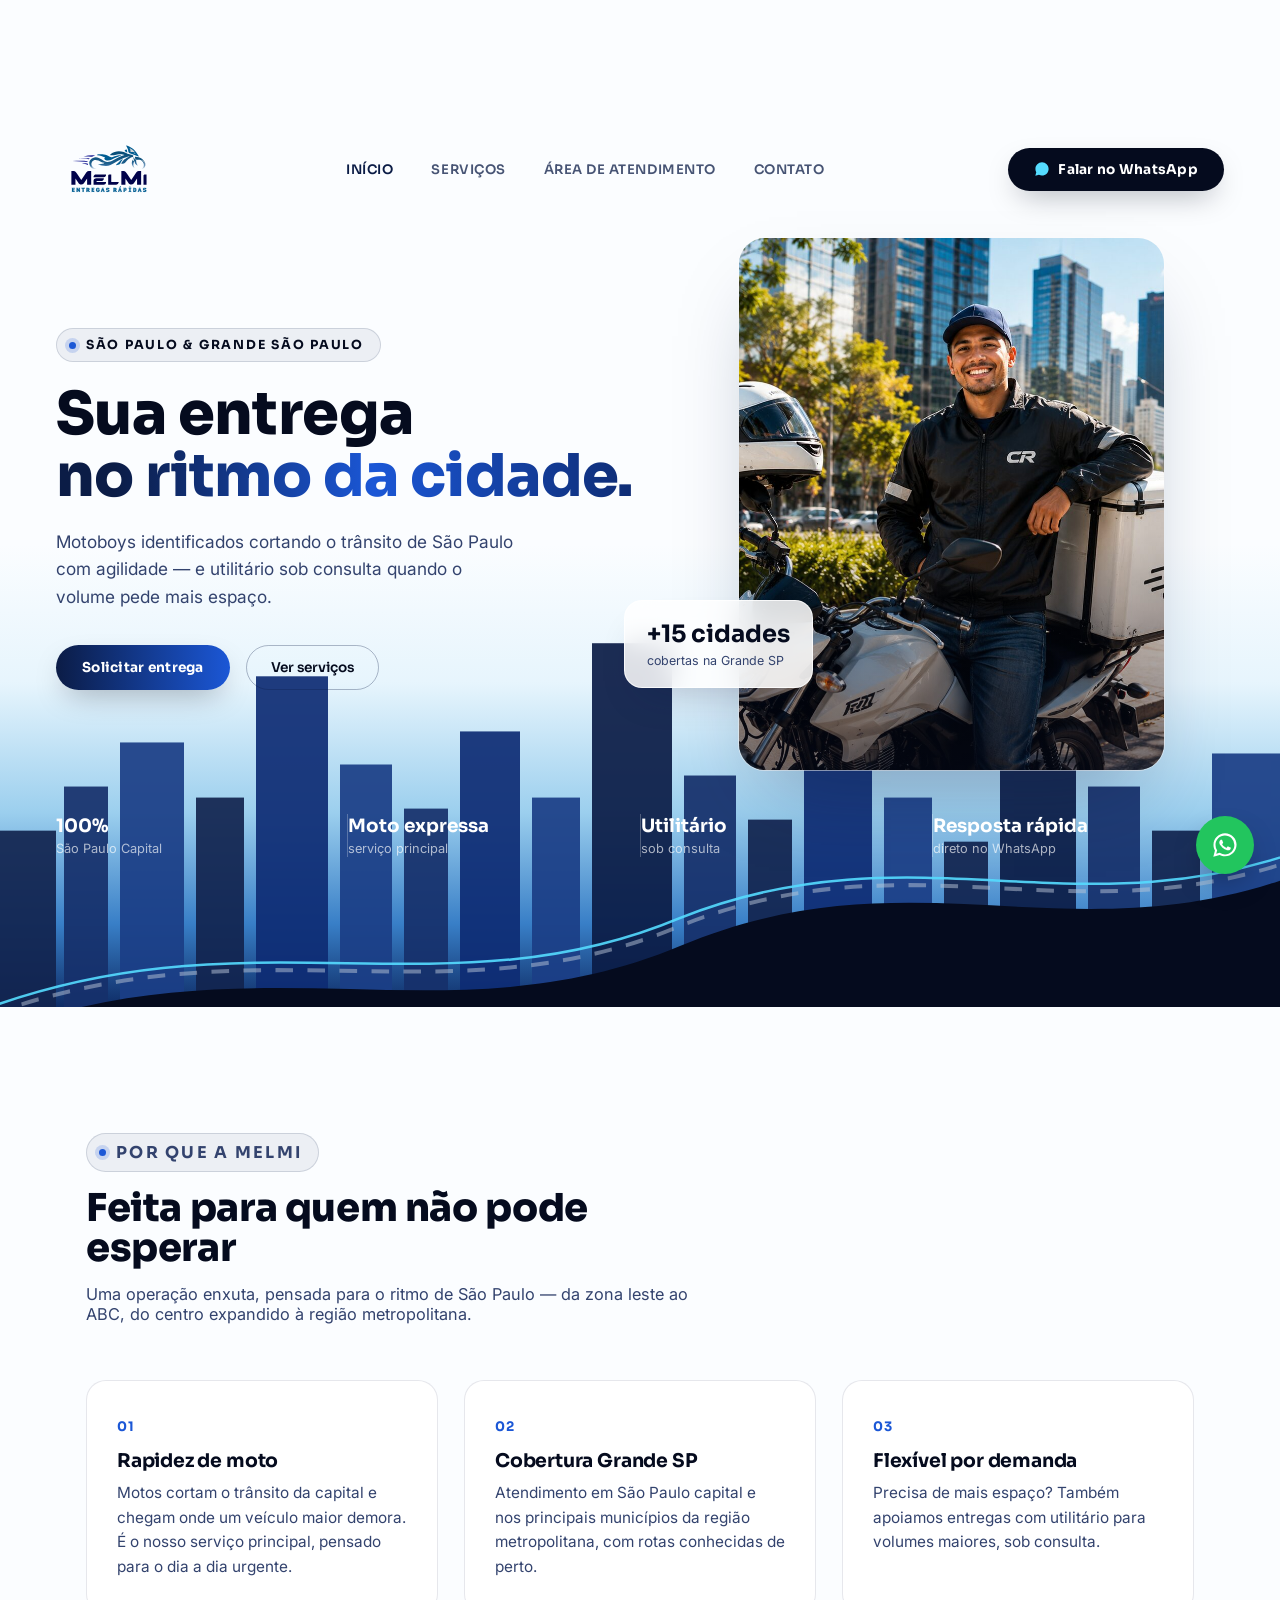
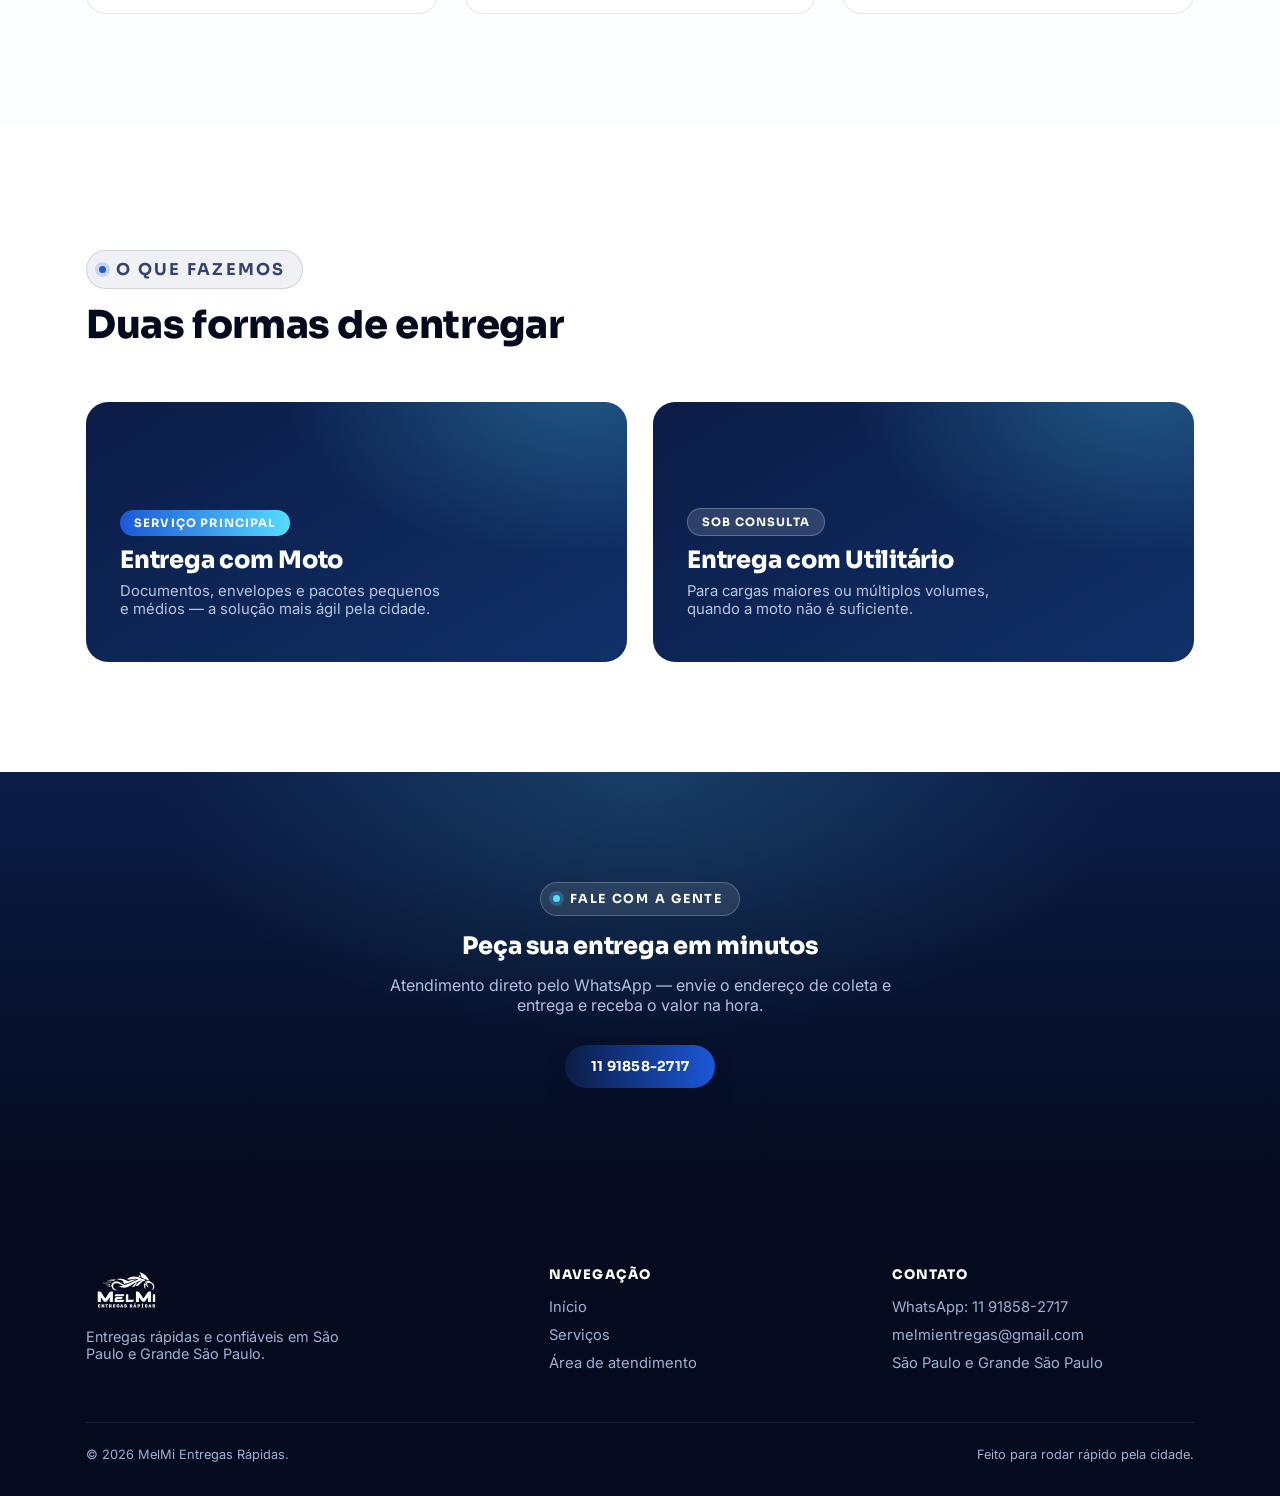
<file: index.html>
<!DOCTYPE html>
<html lang="pt-BR">
<head>
<meta charset="UTF-8">
<meta name="viewport" content="width=device-width, initial-scale=1.0">
<title>MelMi Entregas Rápidas | São Paulo e Grande São Paulo</title>
<meta name="description" content="Entregas rápidas com moto em São Paulo e Grande São Paulo. Utilitário sob consulta para cargas maiores. Fale agora no WhatsApp.">
<link rel="stylesheet" href="style.css">
</head>
<body>

<section class="hero">
  <div class="sky-gradient"></div>

  <div class="skyline">
    <svg viewBox="0 0 1600 420" preserveAspectRatio="none" xmlns="http://www.w3.org/2000/svg">
      <g opacity="0.92">
        <rect x="0" y="260" width="70" height="160" fill="#12244F"/>
        <rect x="80" y="220" width="55" height="200" fill="#16306B"/>
        <rect x="150" y="180" width="80" height="240" fill="#1B3E86"/>
        <rect x="245" y="230" width="60" height="190" fill="#12244F"/>
        <rect x="320" y="120" width="90" height="300" fill="#0E2C74"/>
        <rect x="425" y="200" width="65" height="220" fill="#1B3E86"/>
        <rect x="505" y="240" width="55" height="180" fill="#16306B"/>
        <rect x="575" y="170" width="75" height="250" fill="#0E2C74"/>
        <rect x="665" y="230" width="60" height="190" fill="#1B3E86"/>
        <rect x="740" y="90" width="100" height="330" fill="#0B1C46"/>
        <rect x="855" y="210" width="65" height="210" fill="#16306B"/>
        <rect x="935" y="250" width="55" height="170" fill="#12244F"/>
        <rect x="1005" y="160" width="85" height="260" fill="#0E2C74"/>
        <rect x="1105" y="230" width="60" height="190" fill="#1B3E86"/>
        <rect x="1180" y="270" width="55" height="150" fill="#12244F"/>
        <rect x="1250" y="140" width="95" height="280" fill="#0B1C46"/>
        <rect x="1360" y="220" width="65" height="200" fill="#16306B"/>
        <rect x="1440" y="260" width="60" height="160" fill="#12244F"/>
        <rect x="1515" y="190" width="85" height="230" fill="#1B3E86"/>
      </g>
    </svg>
  </div>

  <div class="road">
    <svg viewBox="0 0 1600 380" preserveAspectRatio="none" xmlns="http://www.w3.org/2000/svg">
      <path d="M-50,420 C300,300 550,420 850,320 C1150,220 1350,340 1650,240 L1650,450 L-50,450 Z" fill="#050B1E"/>
      <path d="M-50,400 C300,285 550,400 850,300 C1150,205 1350,320 1650,225" stroke="#B9C6D8" stroke-width="4" fill="none" opacity="0.5" class="road-stripe"/>
      <path d="M-50,392 C300,278 550,392 850,292 C1150,198 1350,312 1650,218" stroke="#55DCFF" stroke-width="2.5" fill="none" opacity="0.9"/>
    </svg>
  </div>

  <nav class="site-nav">
    <a href="index.html" class="nav-logo"><img src="img/logo.svg" alt="MelMi Entregas Rápidas"></a>
    <div class="nav-links">
      <a href="index.html" class="active">Início</a>
      <a href="servicos.html">Serviços</a>
      <a href="servicos.html#atendimento">Área de Atendimento</a>
      <a href="#contato">Contato</a>
    </div>
    <a href="https://wa.me/5511918582717" target="_blank" class="btn-cta">
      <svg viewBox="0 0 24 24"><path d="M12.04 2C6.58 2 2.13 6.45 2.13 11.91c0 1.75.46 3.39 1.26 4.81L2 22l5.42-1.42c1.36.74 2.92 1.16 4.58 1.16h.01c5.46 0 9.9-4.45 9.9-9.91C21.91 6.45 17.5 2 12.04 2z"/></svg>
      Falar no WhatsApp
    </a>
  </nav>

  <div class="hero-inner">
    <div>
      <div class="eyebrow"><span class="dot"></span>São Paulo &amp; Grande São Paulo</div>
      <h1>Sua entrega<br><span class="grad-text">no ritmo da cidade.</span></h1>
      <p class="hero-p">Motoboys identificados cortando o trânsito de São Paulo com agilidade — e utilitário sob consulta quando o volume pede mais espaço.</p>
      <div class="hero-ctas">
        <a href="https://wa.me/5511918582717" target="_blank" class="btn-cta grad">Solicitar entrega</a>
        <a href="servicos.html" class="btn-ghost">Ver serviços</a>
      </div>
    </div>

    <div class="hero-media">
      <div class="media-glow"></div>
      <div class="media-frame">
        <img src="img/motoboy-retrato.jpg" alt="Motoboy MelMi pronto para saída">
      </div>
      <div class="stat-badge">
        <b>+15 cidades</b>
        <span>cobertas na Grande SP</span>
      </div>
    </div>
  </div>

  <div class="hero-stats">
    <div class="item"><b>100%</b><span>São Paulo Capital</span></div>
    <div class="item"><b>Moto expressa</b><span>serviço principal</span></div>
    <div class="item"><b>Utilitário</b><span>sob consulta</span></div>
    <div class="item"><b>Resposta rápida</b><span>direto no WhatsApp</span></div>
  </div>
</section>

<section class="diferenciais">
  <div class="container">
    <div class="section-head">
      <p class="eyebrow"><span class="dot"></span>Por que a MelMi</p>
      <h2>Feita para quem não pode esperar</h2>
      <p>Uma operação enxuta, pensada para o ritmo de São Paulo — da zona leste ao ABC, do centro expandido à região metropolitana.</p>
    </div>
    <div class="grid-3">
      <div class="card">
        <span class="num">01</span>
        <h3>Rapidez de moto</h3>
        <p>Motos cortam o trânsito da capital e chegam onde um veículo maior demora. É o nosso serviço principal, pensado para o dia a dia urgente.</p>
      </div>
      <div class="card">
        <span class="num">02</span>
        <h3>Cobertura Grande SP</h3>
        <p>Atendimento em São Paulo capital e nos principais municípios da região metropolitana, com rotas conhecidas de perto.</p>
      </div>
      <div class="card">
        <span class="num">03</span>
        <h3>Flexível por demanda</h3>
        <p>Precisa de mais espaço? Também apoiamos entregas com utilitário para volumes maiores, sob consulta.</p>
      </div>
    </div>
  </div>
</section>

<section class="services-teaser">
  <div class="container">
    <div class="section-head">
      <p class="eyebrow"><span class="dot"></span>O que fazemos</p>
      <h2>Duas formas de entregar</h2>
    </div>
    <div class="tile-grid">
      <a href="servicos.html" class="service-tile">
        <span class="tag primary" style="width:fit-content;">Serviço principal</span>
        <h3>Entrega com Moto</h3>
        <p>Documentos, envelopes e pacotes pequenos e médios — a solução mais ágil pela cidade.</p>
      </a>
      <a href="servicos.html" class="service-tile">
        <span class="tag secondary" style="width:fit-content; background:rgba(255,255,255,0.14); color:#fff; border-color:rgba(255,255,255,0.25);">Sob consulta</span>
        <h3>Entrega com Utilitário</h3>
        <p>Para cargas maiores ou múltiplos volumes, quando a moto não é suficiente.</p>
      </a>
    </div>
  </div>
</section>

<section class="cta-band" id="contato">
  <div class="container">
    <p class="eyebrow on-dark" style="margin:0 auto;"><span class="dot"></span>Fale com a gente</p>
    <h2 style="margin-top:18px;">Peça sua entrega em minutos</h2>
    <p>Atendimento direto pelo WhatsApp — envie o endereço de coleta e entrega e receba o valor na hora.</p>
    <a href="https://wa.me/5511918582717" target="_blank" class="btn-cta grad">11 91858-2717</a>
  </div>
</section>

<footer>
  <div class="container">
    <div class="footer-grid">
      <div>
        <img src="img/logo.svg" alt="MelMi" class="footer-logo">
        <p style="max-width:280px; font-size:0.9rem;">Entregas rápidas e confiáveis em São Paulo e Grande São Paulo.</p>
      </div>
      <div>
        <h4>NAVEGAÇÃO</h4>
        <ul>
          <li><a href="index.html">Início</a></li>
          <li><a href="servicos.html">Serviços</a></li>
          <li><a href="servicos.html#atendimento">Área de atendimento</a></li>
        </ul>
      </div>
      <div>
        <h4>CONTATO</h4>
        <ul>
          <li><a href="https://wa.me/5511918582717" target="_blank">WhatsApp: 11 91858-2717</a></li>
          <li><a href="mailto:melmientregas@gmail.com">melmientregas@gmail.com</a></li>
          <li>São Paulo e Grande São Paulo</li>
        </ul>
      </div>
    </div>
    <div class="footer-bottom">
      <span>© 2026 MelMi Entregas Rápidas.</span>
      <span>Feito para rodar rápido pela cidade.</span>
    </div>
  </div>
</footer>

<a href="https://wa.me/5511918582717" target="_blank" class="wa-float" aria-label="Chamar no WhatsApp">
  <svg viewBox="0 0 24 24"><path d="M12.04 2C6.58 2 2.13 6.45 2.13 11.91c0 1.75.46 3.39 1.26 4.81L2 22l5.42-1.42c1.36.74 2.92 1.16 4.58 1.16h.01c5.46 0 9.9-4.45 9.9-9.91C21.91 6.45 17.5 2 12.04 2zm0 18.06h-.01c-1.47 0-2.91-.4-4.16-1.15l-.3-.18-3.1.81.83-3.02-.19-.31a8.03 8.03 0 0 1-1.24-4.3c0-4.44 3.62-8.06 8.07-8.06 2.16 0 4.19.84 5.71 2.37a8 8 0 0 1 2.36 5.7c0 4.45-3.62 8.14-7.97 8.14zm4.4-6.03c-.24-.12-1.43-.71-1.65-.79-.22-.08-.38-.12-.55.12-.16.24-.63.79-.77.95-.14.16-.28.18-.52.06-.24-.12-1.02-.38-1.94-1.2-.72-.64-1.2-1.43-1.34-1.67-.14-.24-.02-.37.11-.49.11-.11.24-.28.36-.42.12-.14.16-.24.24-.4.08-.16.04-.3-.02-.42-.06-.12-.55-1.32-.75-1.81-.2-.48-.4-.41-.55-.42-.14-.01-.3-.01-.46-.01-.16 0-.42.06-.64.3-.22.24-.84.82-.84 2s.86 2.32.98 2.48c.12.16 1.7 2.6 4.13 3.64.58.25 1.03.4 1.38.51.58.18 1.11.16 1.53.1.47-.07 1.43-.58 1.63-1.15.2-.57.2-1.05.14-1.15-.06-.1-.22-.16-.46-.28z"/></svg>
</a>

</body>
</html>
</file>
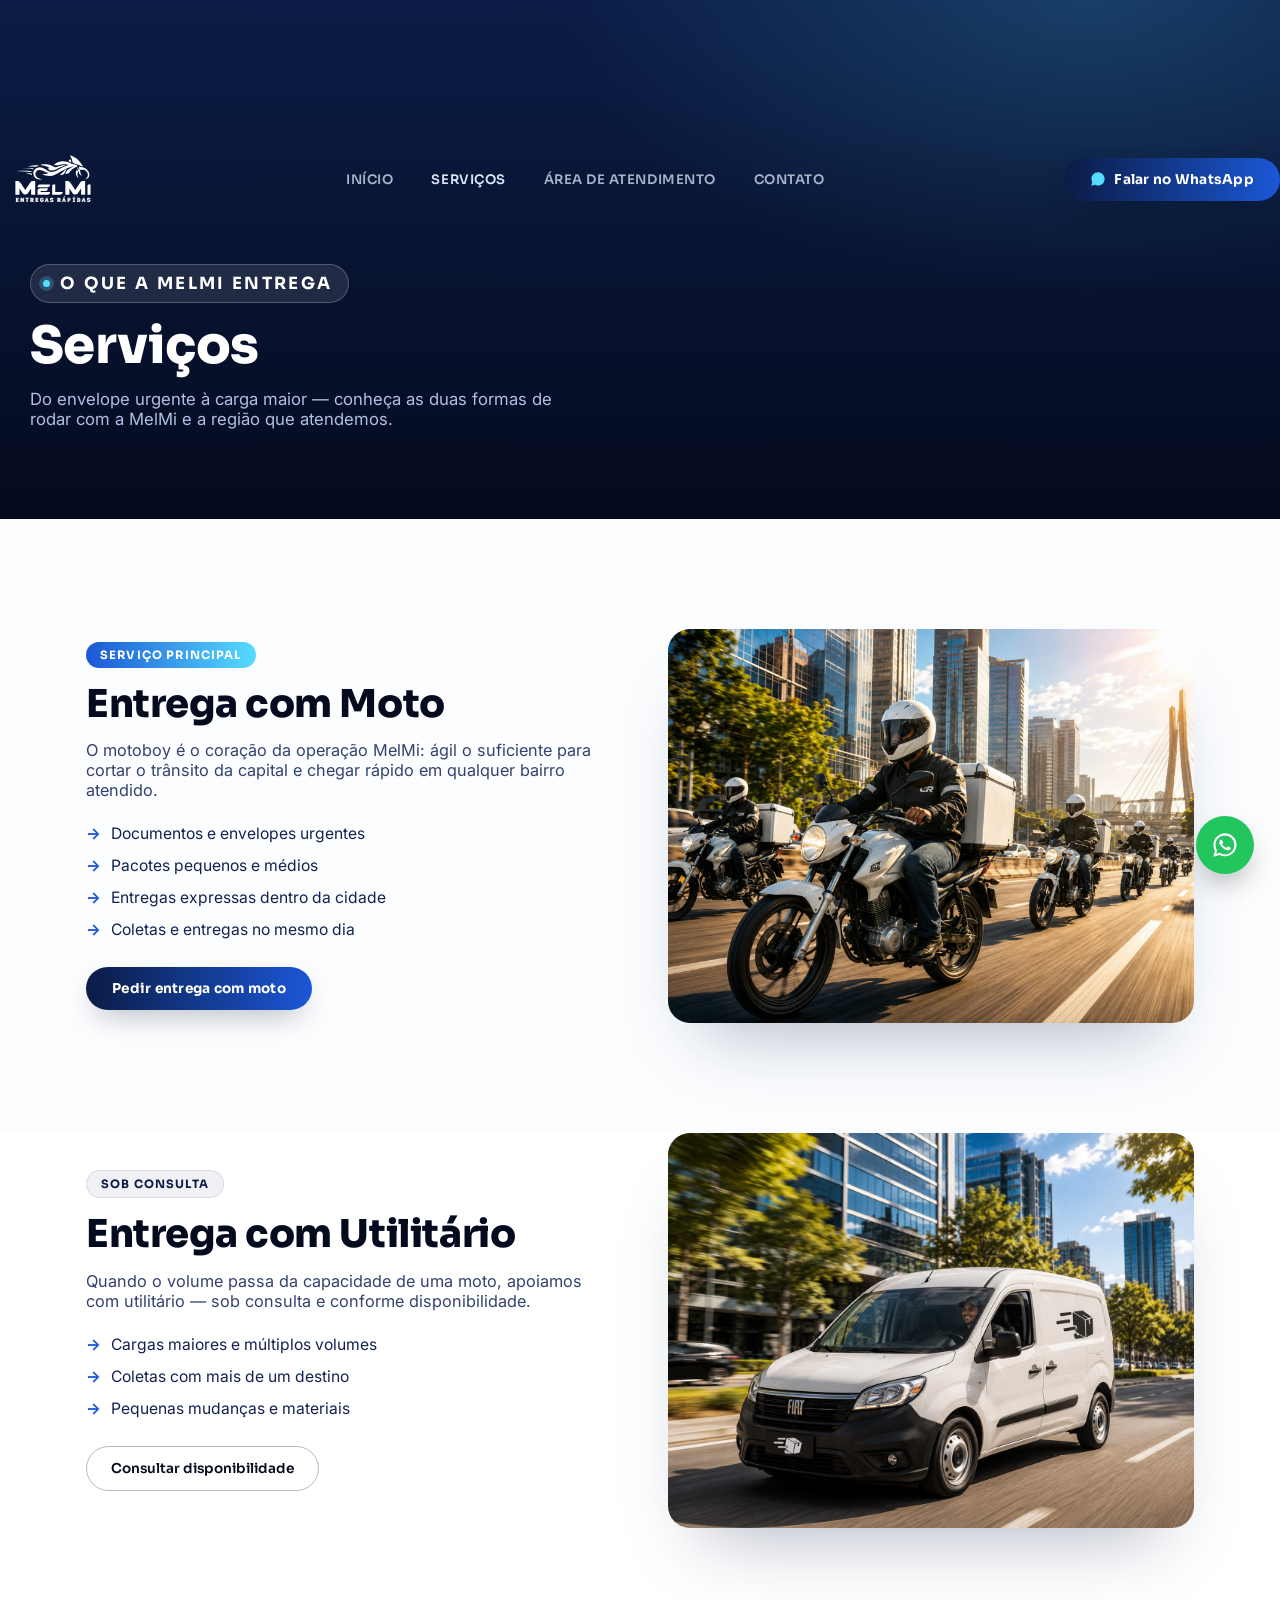
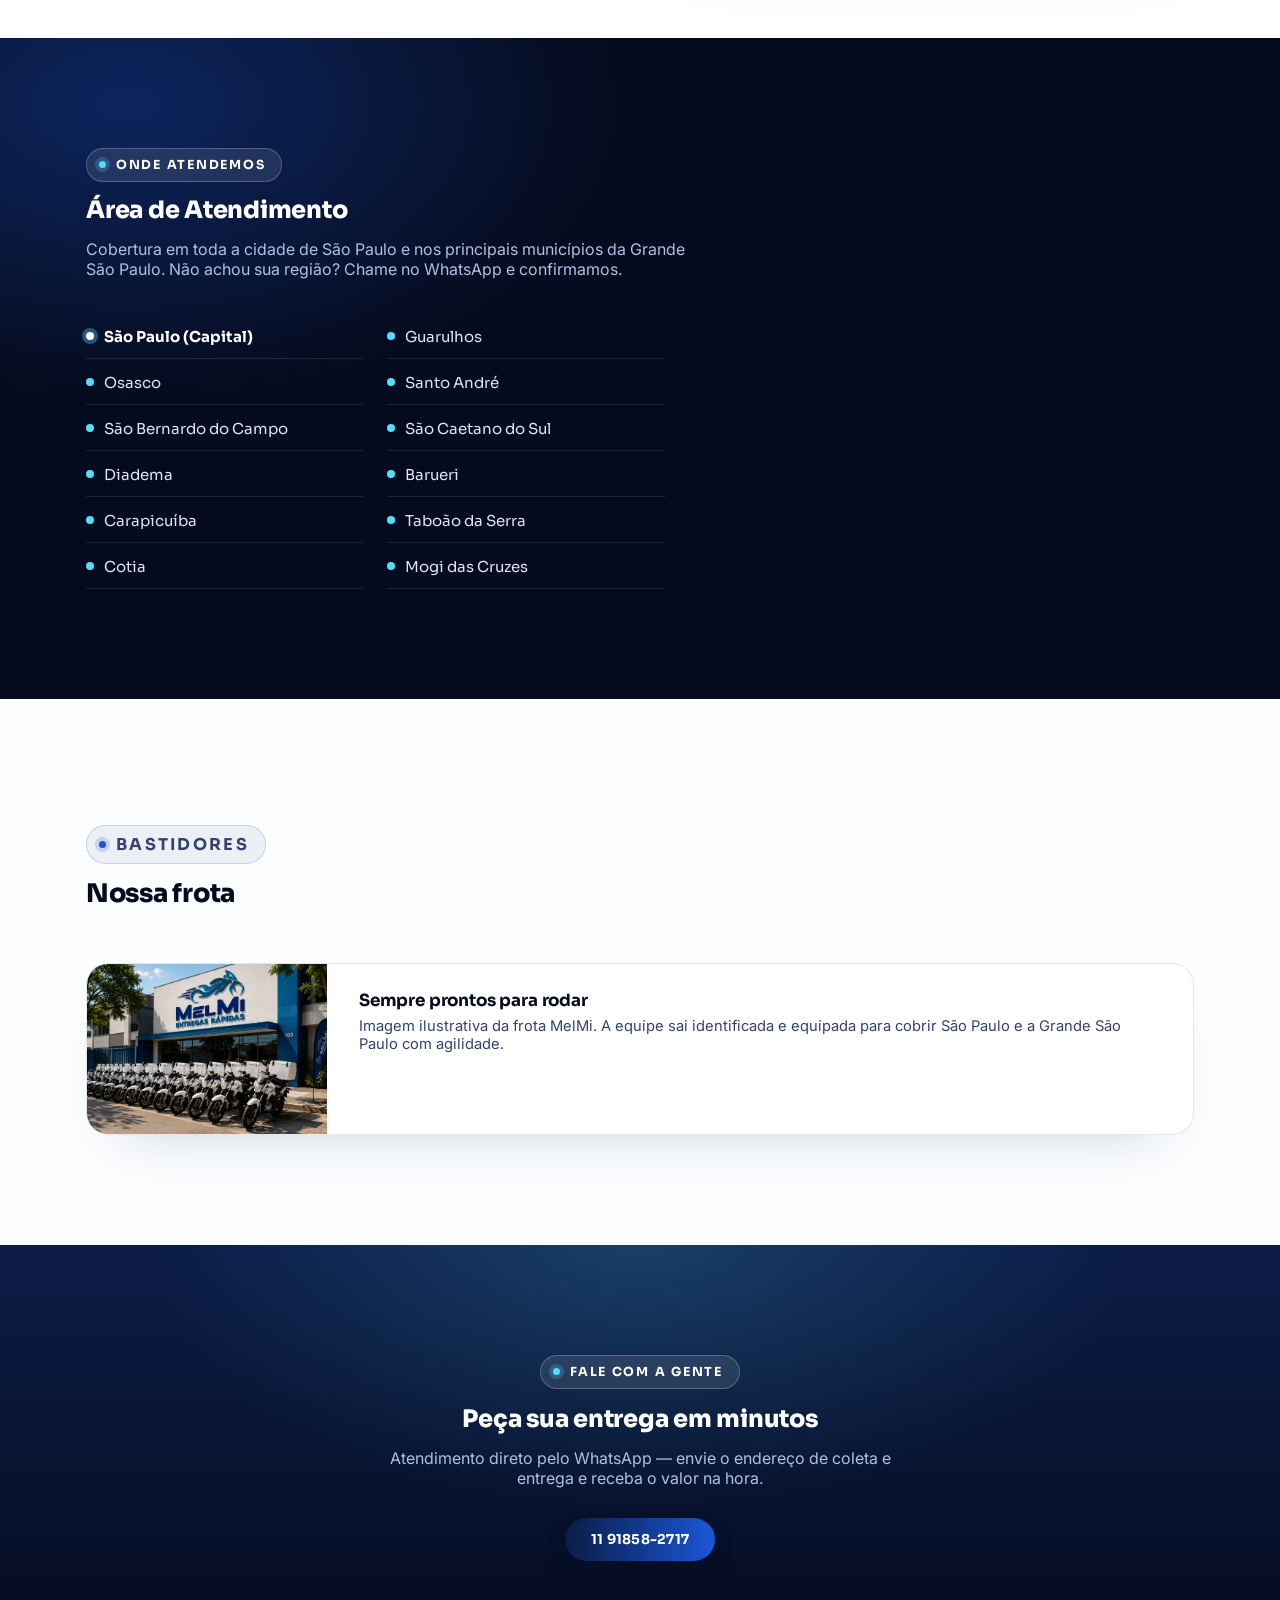
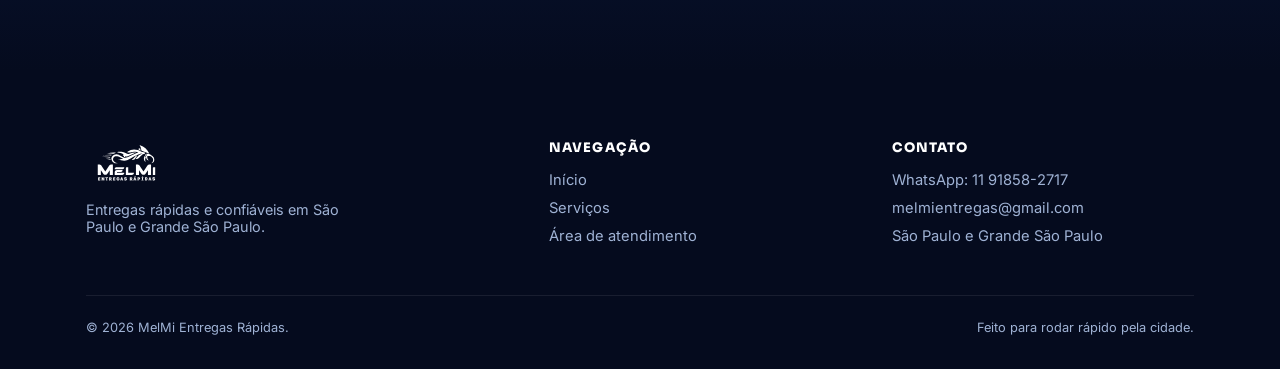
<file: servicos.html>
<!DOCTYPE html>
<html lang="pt-BR">
<head>
<meta charset="UTF-8">
<meta name="viewport" content="width=device-width, initial-scale=1.0">
<title>Serviços | MelMi Entregas Rápidas</title>
<meta name="description" content="Entrega expressa com moto e utilitário sob consulta. Atendimento em São Paulo e mais de 15 cidades da Grande São Paulo.">
<link rel="stylesheet" href="style.css">
</head>
<body>

<header class="subhero">
  <nav class="site-nav" style="padding:0 0 40px;">
    <a href="index.html" class="nav-logo"><img src="img/logo.svg" alt="MelMi Entregas Rápidas"></a>
    <div class="nav-links">
      <a href="index.html">Início</a>
      <a href="servicos.html" class="active">Serviços</a>
      <a href="#atendimento">Área de Atendimento</a>
      <a href="#contato">Contato</a>
    </div>
    <a href="https://wa.me/5511918582717" target="_blank" class="btn-cta grad">
      <svg viewBox="0 0 24 24"><path d="M12.04 2C6.58 2 2.13 6.45 2.13 11.91c0 1.75.46 3.39 1.26 4.81L2 22l5.42-1.42c1.36.74 2.92 1.16 4.58 1.16h.01c5.46 0 9.9-4.45 9.9-9.91C21.91 6.45 17.5 2 12.04 2z"/></svg>
      Falar no WhatsApp
    </a>
  </nav>
  <div class="container" style="padding-left:0; padding-right:0;">
    <p class="eyebrow on-dark"><span class="dot"></span>O que a MelMi entrega</p>
    <h1>Serviços</h1>
    <p>Do envelope urgente à carga maior — conheça as duas formas de rodar com a MelMi e a região que atendemos.</p>
  </div>
</header>

<!-- ENTREGA COM MOTO — serviço principal -->
<section>
  <div class="container">
    <div class="grid-2">
      <div>
        <span class="tag primary">Serviço principal</span>
        <h2 style="margin-top:16px; font-size:clamp(1.9rem,3vw,2.4rem);">Entrega com Moto</h2>
        <p style="color:var(--muted); margin-top:16px; font-size:1.02rem;">O motoboy é o coração da operação MelMi: ágil o suficiente para cortar o trânsito da capital e chegar rápido em qualquer bairro atendido.</p>
        <ul class="feature-list">
          <li><b>→</b> Documentos e envelopes urgentes</li>
          <li><b>→</b> Pacotes pequenos e médios</li>
          <li><b>→</b> Entregas expressas dentro da cidade</li>
          <li><b>→</b> Coletas e entregas no mesmo dia</li>
        </ul>
        <a href="https://wa.me/5511918582717" target="_blank" class="btn-cta grad" style="margin-top:28px;">Pedir entrega com moto</a>
      </div>
      <div class="feature-media">
        <img src="img/hero-convoy.jpg" alt="Motoboys MelMi em rota por São Paulo">
      </div>
    </div>
  </div>
</section>

<!-- ENTREGA COM UTILITÁRIO — sob consulta -->
<section style="background:#fff; padding-top:0;">
  <div class="container">
    <div class="grid-2">
      <div class="feature-media" style="order:2;">
        <img src="img/van-utilitario.jpg" alt="Utilitário MelMi em rota pela cidade">
      </div>
      <div style="order:1;">
        <span class="tag secondary">Sob consulta</span>
        <h2 style="margin-top:16px; font-size:clamp(1.9rem,3vw,2.4rem);">Entrega com Utilitário</h2>
        <p style="color:var(--muted); margin-top:16px; font-size:1.02rem;">Quando o volume passa da capacidade de uma moto, apoiamos com utilitário — sob consulta e conforme disponibilidade.</p>
        <ul class="feature-list">
          <li><b>→</b> Cargas maiores e múltiplos volumes</li>
          <li><b>→</b> Coletas com mais de um destino</li>
          <li><b>→</b> Pequenas mudanças e materiais</li>
        </ul>
        <a href="https://wa.me/5511918582717" target="_blank" class="btn-ghost" style="margin-top:28px;">Consultar disponibilidade</a>
      </div>
    </div>
  </div>
</section>

<!-- ÁREA DE ATENDIMENTO — destaque principal -->
<section class="coverage" id="atendimento">
  <div class="container">
    <p class="eyebrow on-dark"><span class="dot"></span>Onde atendemos</p>
    <h2 style="margin-top:16px;">Área de Atendimento</h2>
    <p class="lead">Cobertura em toda a cidade de São Paulo e nos principais municípios da Grande São Paulo. Não achou sua região? Chame no WhatsApp e confirmamos.</p>

    <div class="coverage-grid">
      <ul class="region-list">
        <li class="hub">São Paulo (Capital)</li>
        <li>Guarulhos</li>
        <li>Osasco</li>
        <li>Santo André</li>
        <li>São Bernardo do Campo</li>
        <li>São Caetano do Sul</li>
        <li>Diadema</li>
        <li>Barueri</li>
        <li>Carapicuíba</li>
        <li>Taboão da Serra</li>
        <li>Cotia</li>
        <li>Mogi das Cruzes</li>
      </ul>

      <div class="route-map">
        <svg viewBox="0 0 400 400" xmlns="http://www.w3.org/2000/svg">
          <g stroke="#55DCFF" stroke-width="1.5" opacity="0.55" fill="none">
            <path d="M200,200 C170,150 140,110 96,74"/>
            <path d="M200,200 C230,150 270,120 320,90"/>
            <path d="M200,200 C150,190 100,196 56,214"/>
            <path d="M200,200 C250,190 300,198 344,220"/>
            <path d="M200,200 C180,240 160,280 132,326"/>
            <path d="M200,200 C220,240 250,272 288,312"/>
            <path d="M200,200 C195,250 190,290 176,332"/>
          </g>
          <circle cx="200" cy="200" r="12" fill="#fff"/>
          <circle cx="200" cy="200" r="20" fill="none" stroke="#55DCFF" stroke-width="1.5" opacity="0.6"/>
          <g fill="#55DCFF">
            <circle cx="96" cy="74" r="6"/>
            <circle cx="320" cy="90" r="6"/>
            <circle cx="56" cy="214" r="6"/>
            <circle cx="344" cy="220" r="6"/>
            <circle cx="132" cy="326" r="6"/>
            <circle cx="288" cy="312" r="6"/>
            <circle cx="176" cy="332" r="6"/>
          </g>
        </svg>
      </div>
    </div>
  </div>
</section>

<!-- FROTA — imagem pequena, não é hero (é uma encenação) -->
<section>
  <div class="container">
    <div class="section-head">
      <p class="eyebrow"><span class="dot"></span>Bastidores</p>
      <h2 style="font-size:1.6rem; margin-top:16px;">Nossa frota</h2>
    </div>
    <div class="fleet-note">
      <img src="img/fachada-frota.jpg" alt="Frota de motos MelMi">
      <div class="fleet-body">
        <h4>Sempre prontos para rodar</h4>
        <p>Imagem ilustrativa da frota MelMi. A equipe sai identificada e equipada para cobrir São Paulo e a Grande São Paulo com agilidade.</p>
      </div>
    </div>
  </div>
</section>

<section class="cta-band" id="contato">
  <div class="container">
    <p class="eyebrow on-dark" style="margin:0 auto;"><span class="dot"></span>Fale com a gente</p>
    <h2 style="margin-top:18px;">Peça sua entrega em minutos</h2>
    <p>Atendimento direto pelo WhatsApp — envie o endereço de coleta e entrega e receba o valor na hora.</p>
    <a href="https://wa.me/5511918582717" target="_blank" class="btn-cta grad">11 91858-2717</a>
  </div>
</section>

<footer>
  <div class="container">
    <div class="footer-grid">
      <div>
        <img src="img/logo.svg" alt="MelMi" class="footer-logo">
        <p style="max-width:280px; font-size:0.9rem;">Entregas rápidas e confiáveis em São Paulo e Grande São Paulo.</p>
      </div>
      <div>
        <h4>NAVEGAÇÃO</h4>
        <ul>
          <li><a href="index.html">Início</a></li>
          <li><a href="servicos.html">Serviços</a></li>
          <li><a href="#atendimento">Área de atendimento</a></li>
        </ul>
      </div>
      <div>
        <h4>CONTATO</h4>
        <ul>
          <li><a href="https://wa.me/5511918582717" target="_blank">WhatsApp: 11 91858-2717</a></li>
          <li><a href="mailto:melmientregas@gmail.com">melmientregas@gmail.com</a></li>
          <li>São Paulo e Grande São Paulo</li>
        </ul>
      </div>
    </div>
    <div class="footer-bottom">
      <span>© 2026 MelMi Entregas Rápidas.</span>
      <span>Feito para rodar rápido pela cidade.</span>
    </div>
  </div>
</footer>

<a href="https://wa.me/5511918582717" target="_blank" class="wa-float" aria-label="Chamar no WhatsApp">
  <svg viewBox="0 0 24 24"><path d="M12.04 2C6.58 2 2.13 6.45 2.13 11.91c0 1.75.46 3.39 1.26 4.81L2 22l5.42-1.42c1.36.74 2.92 1.16 4.58 1.16h.01c5.46 0 9.9-4.45 9.9-9.91C21.91 6.45 17.5 2 12.04 2zm0 18.06h-.01c-1.47 0-2.91-.4-4.16-1.15l-.3-.18-3.1.81.83-3.02-.19-.31a8.03 8.03 0 0 1-1.24-4.3c0-4.44 3.62-8.06 8.07-8.06 2.16 0 4.19.84 5.71 2.37a8 8 0 0 1 2.36 5.7c0 4.45-3.62 8.14-7.97 8.14zm4.4-6.03c-.24-.12-1.43-.71-1.65-.79-.22-.08-.38-.12-.55.12-.16.24-.63.79-.77.95-.14.16-.28.18-.52.06-.24-.12-1.02-.38-1.94-1.2-.72-.64-1.2-1.43-1.34-1.67-.14-.24-.02-.37.11-.49.11-.11.24-.28.36-.42.12-.14.16-.24.24-.4.08-.16.04-.3-.02-.42-.06-.12-.55-1.32-.75-1.81-.2-.48-.4-.41-.55-.42-.14-.01-.3-.01-.46-.01-.16 0-.42.06-.64.3-.22.24-.84.82-.84 2s.86 2.32.98 2.48c.12.16 1.7 2.6 4.13 3.64.58.25 1.03.4 1.38.51.58.18 1.11.16 1.53.1.47-.07 1.43-.58 1.63-1.15.2-.57.2-1.05.14-1.15-.06-.1-.22-.16-.46-.28z"/></svg>
</a>

</body>
</html>
</file>
<file: style.css>
@import url('https://fonts.googleapis.com/css2?family=Sora:wght@400;600;700;800&family=Inter:wght@400;500;600;700&display=swap');

:root{
  --navy-deep:#050B1E;
  --navy:#0B1C46;
  --blue:#1B57D6;
  --blue-bright:#3B7BF0;
  --cyan:#55DCFF;
  --ice:#DCF3FF;
  --silver:#B9C6D8;
  --sky:#FBFDFF;
  --bg:#FBFDFF;
  --ink:#12224F;
  --muted:#33436E;
  --line:rgba(11,28,70,0.10);
  --radius:22px;
}

*{margin:0; padding:0; box-sizing:border-box;}
html{scroll-behavior:smooth;}
body{
  font-family:'Inter', sans-serif;
  background:var(--bg);
  color:var(--ink);
  overflow-x:hidden;
}
a{text-decoration:none; color:inherit;}
img{max-width:100%; display:block;}
.container{width:100%; max-width:1220px; margin:0 auto; padding:0 56px;}

h1,h2,h3,h4{
  font-family:'Sora', sans-serif;
  color:var(--navy-deep);
  font-weight:800;
  letter-spacing:-0.01em;
  line-height:1.05;
}

.grad-text{
  background:linear-gradient(90deg, #0B1C46 10%, #1B57D6 55%, #0E2C74 100%);
  -webkit-background-clip:text; background-clip:text; color:transparent;
}

.eyebrow{
  display:inline-flex; align-items:center; gap:10px;
  font-family:'Sora',sans-serif; font-size:0.78rem; font-weight:700;
  letter-spacing:0.14em; text-transform:uppercase;
  color:var(--navy-deep);
  background:rgba(11,28,70,0.06);
  border:1px solid rgba(11,28,70,0.14);
  padding:8px 16px 8px 12px;
  border-radius:999px;
  width:fit-content;
}
.eyebrow .dot{width:7px; height:7px; border-radius:50%; background:var(--blue); box-shadow:0 0 0 4px rgba(27,87,214,0.18);}
.eyebrow.on-dark{color:#fff; background:rgba(255,255,255,0.1); border-color:rgba(255,255,255,0.22);}
.eyebrow.on-dark .dot{background:var(--cyan); box-shadow:0 0 0 4px rgba(85,220,255,0.22);}

.btn-cta{
  font-family:'Sora',sans-serif; font-weight:700; font-size:0.85rem;
  letter-spacing:0.02em;
  padding:13px 26px; border-radius:999px;
  background:var(--navy-deep); color:#fff;
  box-shadow:0 12px 30px -10px rgba(5,11,30,0.35);
  transition:transform .2s ease, box-shadow .2s ease;
  display:inline-flex; align-items:center; gap:8px;
  border:none; cursor:pointer;
}
.btn-cta:hover{transform:translateY(-2px);}
.btn-cta svg{width:16px; height:16px; fill:var(--cyan);}
.btn-cta.grad{background:linear-gradient(90deg,#0B1C46,#1B57D6);}
.btn-ghost{
  font-family:'Sora',sans-serif; font-weight:600; font-size:0.85rem;
  padding:13px 24px; border-radius:999px;
  border:1.5px solid rgba(11,28,70,0.3); color:var(--navy-deep);
  display:inline-flex; align-items:center; gap:8px;
}
.btn-ghost.on-dark{color:#fff; border-color:rgba(255,255,255,0.35);}

/* ---------- NAV ---------- */
nav.site-nav{
  position:relative; z-index:20;
  display:flex; align-items:center; justify-content:space-between;
  padding:30px 56px;
}
.nav-logo img{height:58px;}
.nav-links{display:flex; gap:38px; align-items:center;}
.nav-links a{
  font-family:'Sora', sans-serif; font-size:0.82rem; font-weight:600;
  letter-spacing:0.04em; text-transform:uppercase;
  color:var(--navy);
  opacity:0.75;
  transition:opacity .2s;
}
.nav-links a:hover, .nav-links a.active{opacity:1;}

/* ---------- HERO (index) ---------- */
.hero{
  position:relative;
  min-height:96vh;
  display:flex; flex-direction:column;
  overflow:hidden;
}
.sky-gradient{
  position:absolute; left:0; right:0; bottom:0; height:46%; z-index:0;
  background:linear-gradient(180deg,
    rgba(251,253,255,0) 0%, rgba(214,238,251,0.55) 30%,
    rgba(139,199,235,0.85) 58%, rgba(46,120,196,0.95) 82%, rgba(14,44,102,1) 100%);
}
.skyline{position:absolute; left:0; right:0; bottom:0; height:46%; z-index:1;}
.skyline svg{width:100%; height:100%; display:block;}
.road{position:absolute; left:0; right:0; bottom:0; height:38%; z-index:2;}
.road svg{width:100%; height:100%; display:block;}
.road-stripe{stroke-dasharray:22 18; animation:dash 3.2s linear infinite;}
@keyframes dash{ to{ stroke-dashoffset:-160; } }

.hero-inner{
  position:relative; z-index:5; flex:1;
  display:grid; grid-template-columns:1.05fr 0.95fr; align-items:center;
  padding:20px 56px 0; gap:20px;
}
.hero h1{font-size:clamp(2.6rem, 4.6vw, 4.4rem); margin:22px 0 20px;}
.hero-p{font-size:1.08rem; color:var(--muted); max-width:460px; margin-bottom:34px; line-height:1.6;}
.hero-ctas{display:flex; gap:16px; margin-bottom:10px; flex-wrap:wrap;}

.hero-media{position:relative; display:flex; align-items:center; justify-content:center; height:78%;}
.media-glow{
  position:absolute; width:78%; padding-top:78%; border-radius:50%;
  background:radial-gradient(circle, rgba(85,220,255,0.30) 0%, rgba(85,220,255,0.12) 45%, transparent 72%);
  filter:blur(4px);
}
.media-frame{
  position:relative; width:78%; aspect-ratio:4/5; border-radius:26px; overflow:hidden;
  box-shadow:0 40px 80px -30px rgba(11,28,70,0.35), 0 0 0 1px rgba(255,255,255,0.6);
  transform:translateY(-10px);
}
.media-frame img{width:100%; height:100%; object-fit:cover; object-position:center 20%;}
.media-frame::after{content:""; position:absolute; inset:0; background:linear-gradient(180deg, rgba(11,28,70,0) 55%, rgba(5,11,30,0.55) 100%);}
.stat-badge{
  position:absolute; left:-10%; bottom:8%;
  background:rgba(255,255,255,0.85); backdrop-filter:blur(14px);
  border:1px solid rgba(255,255,255,0.8); border-radius:18px; padding:18px 22px;
  box-shadow:0 20px 40px -20px rgba(11,28,70,0.3); z-index:6;
}
.stat-badge b{display:block; font-family:'Sora',sans-serif; font-size:1.5rem; color:var(--navy-deep);}
.stat-badge span{font-size:0.78rem; color:var(--muted);}

.hero-stats{position:relative; z-index:5; display:flex; gap:0; padding:34px 56px 40px;}
.hero-stats .item{flex:1; padding-right:28px; border-right:1px solid rgba(255,255,255,0.25);}
.hero-stats .item:last-child{border-right:none;}
.hero-stats b{font-family:'Sora',sans-serif; font-size:1.15rem; color:#fff; display:block;}
.hero-stats span{font-size:0.8rem; color:rgba(255,255,255,0.65);}

/* ---------- SUB-HERO (servicos.html) ---------- */
.subhero{
  position:relative; overflow:hidden;
  background:linear-gradient(180deg, #0B1C46 0%, #050B1E 100%);
  padding:150px 0 90px;
}
.subhero::before{
  content:""; position:absolute; inset:0;
  background:radial-gradient(760px 420px at 85% 0%, rgba(85,220,255,0.18), transparent 70%);
}
.subhero .container{position:relative; z-index:2;}
.subhero h1{color:#fff; font-size:clamp(2.2rem,4vw,3.4rem); margin-top:16px;}
.subhero p{color:#AFC0E4; max-width:560px; margin-top:16px; font-size:1.05rem;}
.subhero .nav-links a{color:#DCE6F7;}
.subhero .nav-logo img{filter:brightness(0) invert(1);}

/* ---------- GENERIC SECTIONS ---------- */
section{padding:110px 0;}
.section-head{max-width:640px; margin-bottom:56px;}
.section-head h2{font-size:clamp(1.9rem,3vw,2.5rem); margin-top:16px;}
.section-head p{color:var(--muted); margin-top:16px; font-size:1.02rem;}

.grid-3{display:grid; grid-template-columns:repeat(3,1fr); gap:26px;}
.card{
  background:#fff; border:1px solid var(--line); border-radius:20px; padding:34px 30px;
  transition:transform .2s ease, box-shadow .2s ease;
}
.card:hover{transform:translateY(-5px); box-shadow:0 30px 60px -34px rgba(11,28,70,0.35);}
.card .num{font-family:'Sora',sans-serif; font-weight:700; font-size:0.82rem; color:var(--blue); letter-spacing:0.08em;}
.card h3{font-size:1.18rem; margin:16px 0 10px; font-weight:700;}
.card p{color:var(--muted); font-size:0.96rem; line-height:1.6;}

.grid-2{display:grid; grid-template-columns:1fr 1fr; gap:56px; align-items:center;}
.feature-media{border-radius:var(--radius); overflow:hidden; box-shadow:0 40px 70px -36px rgba(11,28,70,0.35);}
.feature-media img{width:100%; height:100%; object-fit:cover; aspect-ratio:4/3;}
.feature-list{list-style:none; margin-top:24px; display:grid; gap:13px;}
.feature-list li{display:flex; gap:10px; align-items:flex-start; color:var(--ink); font-size:0.98rem;}
.feature-list li b{color:var(--blue); font-weight:700;}
.tag{
  display:inline-block; font-family:'Sora',sans-serif; font-size:0.72rem; letter-spacing:0.1em; text-transform:uppercase;
  font-weight:700; padding:6px 14px; border-radius:999px;
}
.tag.primary{background:linear-gradient(90deg,var(--blue),var(--cyan)); color:#fff;}
.tag.secondary{background:rgba(11,28,70,0.06); color:var(--navy); border:1px solid var(--line);}

/* services teaser (index) */
.services-teaser{background:#fff;}
.tile-grid{display:grid; grid-template-columns:1fr 1fr; gap:26px;}
.service-tile{
  position:relative; border-radius:var(--radius); overflow:hidden; padding:44px 34px;
  background:linear-gradient(150deg, #0B1C46, #103068);
  min-height:260px; display:flex; flex-direction:column; justify-content:flex-end;
  transition:transform .2s ease;
}
.service-tile:hover{transform:translateY(-6px);}
.service-tile::before{
  content:""; position:absolute; inset:0;
  background:radial-gradient(420px 260px at 90% -10%, rgba(85,220,255,0.28), transparent 70%);
}
.service-tile h3{color:#fff; font-size:1.5rem; margin:12px 0 8px; position:relative; z-index:2;}
.service-tile p{color:#B9C7E2; font-size:0.93rem; max-width:320px; position:relative; z-index:2;}

/* coverage / area de atendimento */
.coverage{background:var(--navy-deep); color:#fff; position:relative; overflow:hidden;}
.coverage::before{content:""; position:absolute; inset:0; background:radial-gradient(700px 420px at 10% 10%, rgba(27,87,214,0.35), transparent 70%);}
.coverage .container{position:relative; z-index:2;}
.coverage h2{color:#fff;}
.coverage p.lead{color:#AFC0E4; max-width:600px; margin-top:16px;}
.coverage-grid{display:grid; grid-template-columns:1.1fr 0.9fr; gap:56px; align-items:center; margin-top:48px;}
.region-list{list-style:none; display:grid; grid-template-columns:1fr 1fr; gap:14px 24px;}
.region-list li{
  display:flex; align-items:center; gap:10px; font-family:'Sora', sans-serif; font-size:0.94rem;
  color:#DCE6F7; padding-bottom:12px; border-bottom:1px solid rgba(255,255,255,0.1);
}
.region-list li::before{content:""; width:8px; height:8px; border-radius:50%; background:var(--cyan); flex:none;}
.region-list li.hub{color:#fff; font-weight:700;}
.region-list li.hub::before{background:#fff; box-shadow:0 0 0 4px rgba(85,220,255,0.35);}
.route-map{aspect-ratio:1/1; max-width:420px; margin:0 auto;}

/* fleet card */
.fleet-note{
  background:#fff; border:1px solid var(--line); border-radius:var(--radius);
  display:grid; grid-template-columns:240px 1fr; overflow:hidden; align-items:stretch;
  box-shadow:0 30px 60px -40px rgba(11,28,70,0.25);
}
.fleet-note img{width:100%; height:100%; object-fit:cover; min-height:170px;}
.fleet-note .fleet-body{padding:28px 32px;}
.fleet-note h4{font-size:1.05rem; margin-bottom:8px; font-weight:700;}
.fleet-note p{color:var(--muted); font-size:0.92rem;}

/* CTA band */
.cta-band{background:linear-gradient(180deg, #0B1C46, #050B1E); color:#fff; text-align:center; position:relative; overflow:hidden;}
.cta-band::before{content:""; position:absolute; inset:0; background:radial-gradient(700px 380px at 50% 0%, rgba(85,220,255,0.18), transparent 70%);}
.cta-band .container{position:relative; z-index:2;}
.cta-band h2{color:#fff;}
.cta-band p{color:#AFC0E4; margin:16px auto 30px; max-width:520px;}

/* footer */
footer{background:#050B1E; color:#9FB2D4; padding:70px 0 34px;}
.footer-grid{display:grid; grid-template-columns:1.4fr 1fr 1fr; gap:40px; padding-bottom:40px; border-bottom:1px solid rgba(255,255,255,0.08);}
.footer-logo{height:44px; margin-bottom:16px; filter:brightness(0) invert(1);}
footer h4{color:#fff; font-family:'Sora',sans-serif; font-size:0.82rem; letter-spacing:0.08em; margin-bottom:16px;}
footer ul{list-style:none;}
footer li{margin-bottom:10px; font-size:0.92rem;}
footer a:hover{color:var(--cyan);}
.footer-bottom{padding-top:24px; display:flex; justify-content:space-between; font-size:0.8rem; flex-wrap:wrap; gap:10px;}

/* whatsapp floating button */
.wa-float{
  position:fixed; right:26px; bottom:26px; z-index:60; width:58px; height:58px; border-radius:50%;
  background:#22C55E; display:flex; align-items:center; justify-content:center;
  box-shadow:0 14px 30px -8px rgba(0,0,0,0.35); transition:transform .18s ease;
}
.wa-float:hover{transform:scale(1.08);}
.wa-float svg{width:28px; height:28px; fill:#fff;}

@media (max-width: 980px){
  .container{padding:0 24px;}
  nav.site-nav, .subhero .container{padding-left:24px; padding-right:24px;}
  .nav-links{display:none;}
  .hero-inner{grid-template-columns:1fr; padding:20px 24px 0;}
  .hero-media{display:none;}
  .hero-stats{padding:24px 24px 32px; flex-wrap:wrap; gap:18px;}
  .hero-stats .item{flex:1 1 40%; border-right:none;}
  .grid-3, .grid-2, .tile-grid, .coverage-grid{grid-template-columns:1fr;}
  .fleet-note{grid-template-columns:1fr;}
  .footer-grid{grid-template-columns:1fr; gap:28px;}
  section{padding:72px 0;}
}
</file>
